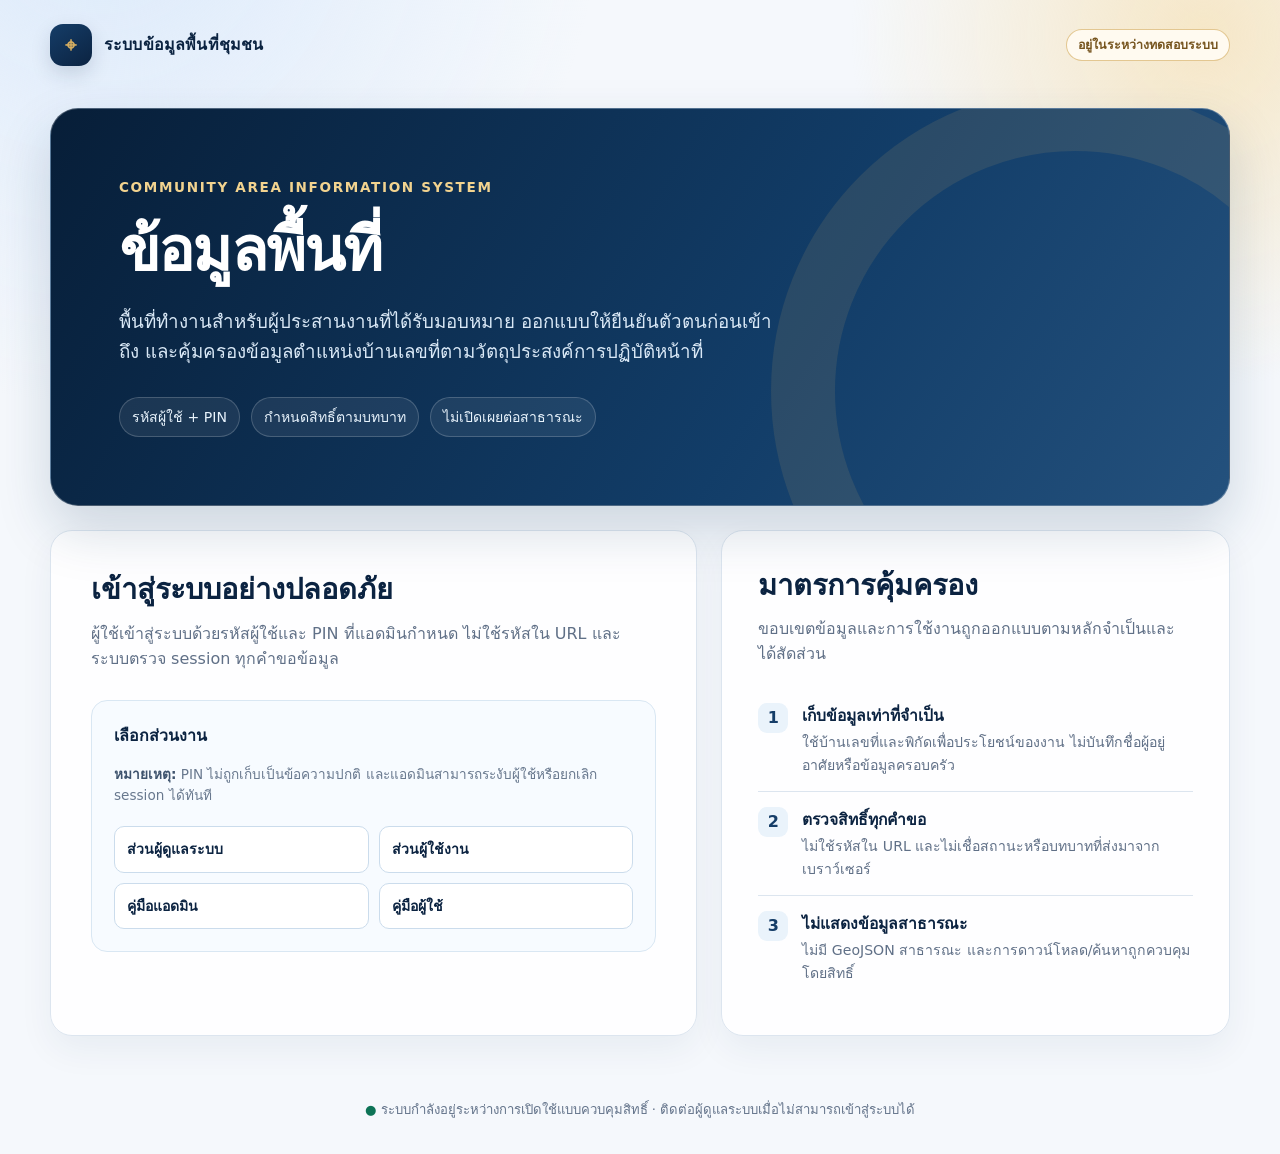
<file: index.html>
<!doctype html>
<html lang="th">
<head>
  <meta charset="utf-8">
  <meta name="viewport" content="width=device-width, initial-scale=1, viewport-fit=cover">
  <meta name="robots" content="noindex, nofollow">
  <meta name="referrer" content="strict-origin-when-cross-origin">
  <title>ระบบข้อมูลพื้นที่ชุมชน</title>
  <style>
    :root { color-scheme: light; --navy:#0b2341; --navy-2:#153d68; --ink:#12233a; --muted:#607087; --line:#dce5ef; --gold:#d4ad61; --paper:#f5f8fc; --success:#0d7356; }
    * { box-sizing:border-box; }
    html { min-width:320px; background:var(--paper); }
    body { margin:0; min-height:100vh; color:var(--ink); font:16px/1.6 "Noto Sans Thai","Leelawadee UI",Tahoma,system-ui,sans-serif; background:radial-gradient(circle at 8% -8%,#dceafb 0,transparent 31rem),radial-gradient(circle at 94% 3%,#f6e7c7 0,transparent 22rem),var(--paper); }
    .shell { width:min(1180px,calc(100% - 40px)); margin:0 auto; }
    .topbar { padding:24px 0 14px; display:flex; justify-content:space-between; align-items:center; gap:20px; }
    .brand { display:flex; align-items:center; gap:12px; color:var(--navy); font-weight:800; letter-spacing:.01em; }
    .brand-mark { width:42px; height:42px; display:grid; place-items:center; border-radius:13px; color:var(--gold); background:linear-gradient(145deg,var(--navy-2),var(--navy)); box-shadow:0 8px 20px #08224225; font-size:1.25rem; }
    .classification { margin:0; padding:5px 11px; border:1px solid #d6af62aa; border-radius:999px; background:#fffaf0; color:#76541e; font-size:.78rem; font-weight:700; }
    main { padding:28px 0 42px; }
    .hero { overflow:hidden; position:relative; padding:clamp(30px,6vw,68px); border:1px solid #ffffff44; border-radius:28px; color:#fff; background:linear-gradient(121deg,#071e38 0%,#123d68 62%,#24517d 100%); box-shadow:0 24px 54px #11365b2d; }
    .hero::after { content:""; position:absolute; right:-150px; bottom:-190px; width:480px; height:480px; border:64px solid #d4ad611f; border-radius:50%; pointer-events:none; }
    .eyebrow { position:relative; z-index:1; margin:0 0 15px; color:#f2d38f; font-weight:800; font-size:.85rem; letter-spacing:.12em; text-transform:uppercase; }
    h1 { position:relative; z-index:1; max-width:720px; margin:0; font-size:clamp(2rem,4.7vw,3.9rem); line-height:1.2; letter-spacing:-.03em; }
    .lead { position:relative; z-index:1; max-width:670px; margin:21px 0 0; color:#d9e8f6; font-size:clamp(1rem,2.2vw,1.17rem); }
    .hero-meta { position:relative; z-index:1; display:flex; flex-wrap:wrap; gap:11px; margin-top:30px; }
    .pill { padding:8px 12px; border:1px solid #ffffff2f; border-radius:999px; background:#ffffff12; color:#e8f3fc; font-size:.88rem; }
    .grid { display:grid; grid-template-columns:1.12fr .88fr; gap:24px; margin-top:24px; }
    .panel { border:1px solid var(--line); border-radius:22px; background:#fffe; box-shadow:0 14px 35px #1736560f; }
    .access { padding:clamp(25px,4vw,40px); }
    h2 { margin:0; color:var(--navy); font-size:clamp(1.35rem,2.4vw,1.8rem); line-height:1.3; }
    .copy { margin:12px 0 0; color:var(--muted); }
    .signin-box { margin-top:28px; padding:22px; border:1px solid #d9e7f3; border-radius:16px; background:#f7fbff; }
    .signin-title { margin:0; color:var(--navy); font-weight:800; }
    #google-button { min-height:44px; margin-top:15px; }
    .status { display:none; margin:18px 0 0; padding:14px; border:1px solid #a9d8c9; border-radius:12px; color:#07563f; background:#edf9f4; }
    .status[aria-hidden="false"] { display:block; }
    .notice { margin:15px 0 0; color:#68788e; font-size:.85rem; }
    .notice strong { color:#3e536e; }
    .portal-links { display:grid; grid-template-columns:repeat(2,minmax(0,1fr)); gap:10px; margin-top:19px; }
    .portal-links a { display:block; padding:11px 12px; border:1px solid #cbdcec; border-radius:10px; color:var(--navy); background:#fff; font-size:.88rem; font-weight:750; text-decoration:none; }
    .portal-links a:hover { border-color:var(--navy-2); }
    .safeguards { padding:clamp(25px,4vw,36px); }
    .safeguards > p { margin:11px 0 21px; color:var(--muted); }
    .guard { display:grid; grid-template-columns:32px 1fr; gap:12px; padding:15px 0; border-top:1px solid var(--line); }
    .guard:first-of-type { border-top:0; }
    .guard-icon { width:30px; height:30px; display:grid; place-items:center; border-radius:9px; background:#eaf3fb; color:var(--navy-2); font-weight:900; }
    .guard h3 { margin:0; color:var(--navy); font-size:.98rem; }
    .guard p { margin:3px 0 0; color:var(--muted); font-size:.88rem; }
    .footer { padding:21px 0 34px; color:#63738a; font-size:.82rem; text-align:center; }
    .footer span { color:var(--success); font-weight:800; }
    @media (max-width:780px) { .shell { width:min(100% - 28px,600px); } .topbar { padding-top:14px; } .classification { display:none; } main { padding-top:13px; } .grid { grid-template-columns:1fr; } .hero { border-radius:22px; } }
    @media (max-width:430px) { .portal-links { grid-template-columns:1fr; } }
  </style>
</head>
<body>
  <div class="shell">
    <header class="topbar">
      <div class="brand"><span class="brand-mark" aria-hidden="true">⌖</span><span>ระบบข้อมูลพื้นที่ชุมชน</span></div>
      <p class="classification">อยู่ในระหว่างทดสอบระบบ</p>
    </header>
    <main>
      <section class="hero" aria-labelledby="page-title">
        <p class="eyebrow">Community Area Information System</p>
        <h1 id="page-title">ข้อมูลพื้นที่</h1>
        <p class="lead">พื้นที่ทำงานสำหรับผู้ประสานงานที่ได้รับมอบหมาย ออกแบบให้ยืนยันตัวตนก่อนเข้าถึง และคุ้มครองข้อมูลตำแหน่งบ้านเลขที่ตามวัตถุประสงค์การปฏิบัติหน้าที่</p>
        <div class="hero-meta" aria-label="หลักการคุ้มครองข้อมูล"><span class="pill">รหัสผู้ใช้ + PIN</span><span class="pill">กำหนดสิทธิ์ตามบทบาท</span><span class="pill">ไม่เปิดเผยต่อสาธารณะ</span></div>
      </section>
      <div class="grid">
        <section class="panel access" aria-labelledby="access-title">
          <h2 id="access-title">เข้าสู่ระบบอย่างปลอดภัย</h2>
          <p class="copy">ผู้ใช้เข้าสู่ระบบด้วยรหัสผู้ใช้และ PIN ที่แอดมินกำหนด ไม่ใช้รหัสใน URL และระบบตรวจ session ทุกคำขอข้อมูล</p>
          <div class="signin-box">
            <p class="signin-title">เลือกส่วนงาน</p>
            <p class="notice"><strong>หมายเหตุ:</strong> PIN ไม่ถูกเก็บเป็นข้อความปกติ และแอดมินสามารถระงับผู้ใช้หรือยกเลิก session ได้ทันที</p>
            <nav class="portal-links" aria-label="ทางเข้าระบบและคู่มือ"><a href="./admin.html">ส่วนผู้ดูแลระบบ</a><a href="./user.html">ส่วนผู้ใช้งาน</a><a href="./admin-guide.html">คู่มือแอดมิน</a><a href="./user-guide.html">คู่มือผู้ใช้</a></nav>
          </div>
        </section>
        <aside class="panel safeguards" aria-labelledby="safeguards-title">
          <h2 id="safeguards-title">มาตรการคุ้มครอง</h2>
          <p>ขอบเขตข้อมูลและการใช้งานถูกออกแบบตามหลักจำเป็นและได้สัดส่วน</p>
          <div class="guard"><span class="guard-icon" aria-hidden="true">1</span><div><h3>เก็บข้อมูลเท่าที่จำเป็น</h3><p>ใช้บ้านเลขที่และพิกัดเพื่อประโยชน์ของงาน ไม่บันทึกชื่อผู้อยู่อาศัยหรือข้อมูลครอบครัว</p></div></div>
          <div class="guard"><span class="guard-icon" aria-hidden="true">2</span><div><h3>ตรวจสิทธิ์ทุกคำขอ</h3><p>ไม่ใช้รหัสใน URL และไม่เชื่อสถานะหรือบทบาทที่ส่งมาจากเบราว์เซอร์</p></div></div>
          <div class="guard"><span class="guard-icon" aria-hidden="true">3</span><div><h3>ไม่แสดงข้อมูลสาธารณะ</h3><p>ไม่มี GeoJSON สาธารณะ และการดาวน์โหลด/ค้นหาถูกควบคุมโดยสิทธิ์</p></div></div>
        </aside>
      </div>
    </main>
    <footer class="footer"><span>●</span> ระบบกำลังอยู่ระหว่างการเปิดใช้แบบควบคุมสิทธิ์ &middot; ติดต่อผู้ดูแลระบบเมื่อไม่สามารถเข้าสู่ระบบได้</footer>
  </div>
</body>
</html>
</file>
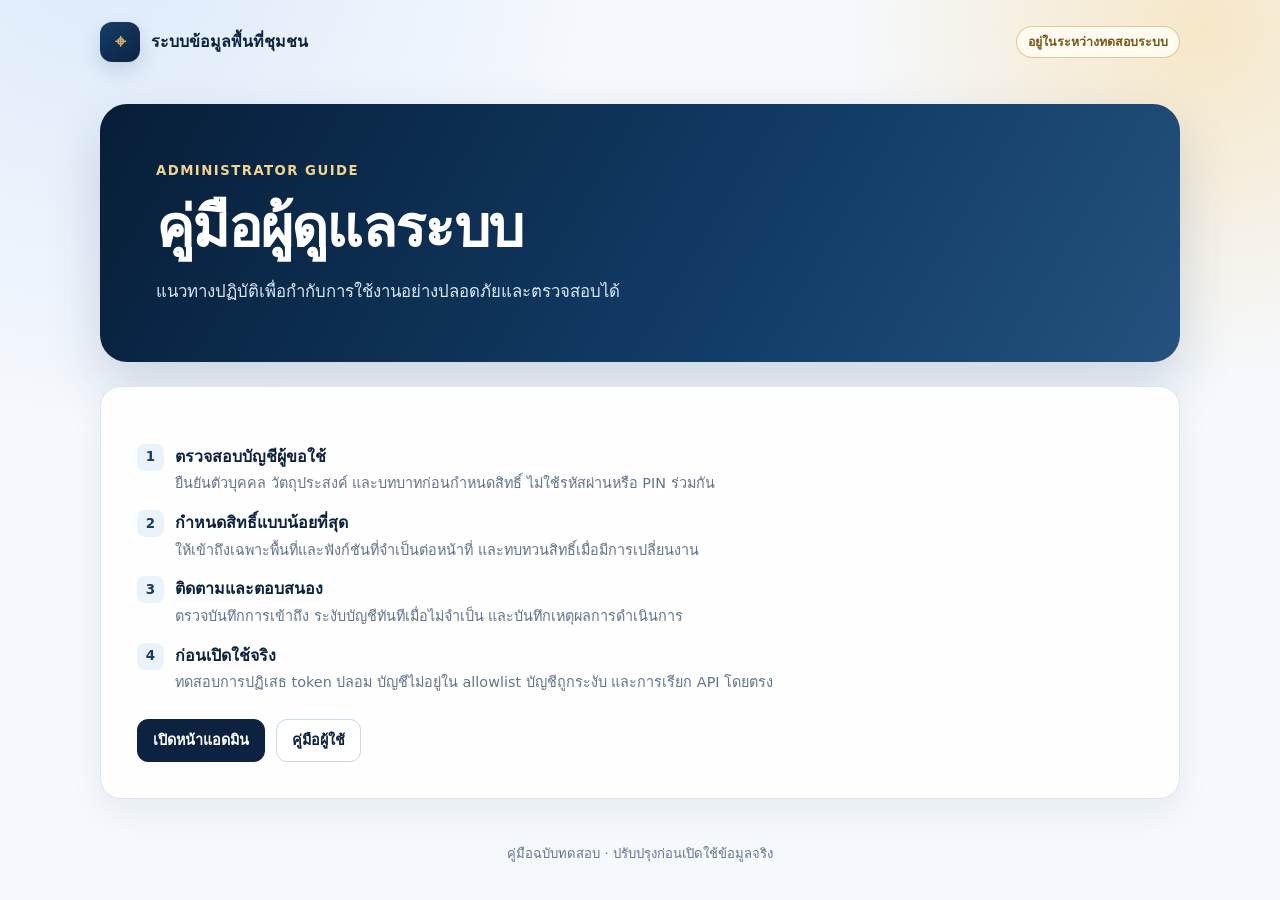
<file: admin-guide.html>
<!doctype html>
<html lang="th">
<head><meta charset="utf-8"><meta name="viewport" content="width=device-width, initial-scale=1"><meta name="robots" content="noindex, nofollow"><title>คู่มือผู้ดูแลระบบ | ระบบข้อมูลพื้นที่ชุมชน</title><link rel="stylesheet" href="./assets/portal.css"></head>
<body><div class="shell"><header class="site-header"><a class="brand" href="./"><span class="brand-mark" aria-hidden="true">⌖</span><span>ระบบข้อมูลพื้นที่ชุมชน</span></a><p class="test-label">อยู่ในระหว่างทดสอบระบบ</p></header><main><section class="masthead"><p class="eyebrow">Administrator Guide</p><h1>คู่มือผู้ดูแลระบบ</h1><p class="lead">แนวทางปฏิบัติเพื่อกำกับการใช้งานอย่างปลอดภัยและตรวจสอบได้</p></section><section class="card" style="margin-top:24px"><ol class="list"><li><span class="number">1</span><div><h3>ตรวจสอบบัญชีผู้ขอใช้</h3><p>ยืนยันตัวบุคคล วัตถุประสงค์ และบทบาทก่อนกำหนดสิทธิ์ ไม่ใช้รหัสผ่านหรือ PIN ร่วมกัน</p></div></li><li><span class="number">2</span><div><h3>กำหนดสิทธิ์แบบน้อยที่สุด</h3><p>ให้เข้าถึงเฉพาะพื้นที่และฟังก์ชันที่จำเป็นต่อหน้าที่ และทบทวนสิทธิ์เมื่อมีการเปลี่ยนงาน</p></div></li><li><span class="number">3</span><div><h3>ติดตามและตอบสนอง</h3><p>ตรวจบันทึกการเข้าถึง ระงับบัญชีทันทีเมื่อไม่จำเป็น และบันทึกเหตุผลการดำเนินการ</p></div></li><li><span class="number">4</span><div><h3>ก่อนเปิดใช้จริง</h3><p>ทดสอบการปฏิเสธ token ปลอม บัญชีไม่อยู่ใน allowlist บัญชีถูกระงับ และการเรียก API โดยตรง</p></div></li></ol><div class="button-row"><a class="button" href="./admin.html">เปิดหน้าแอดมิน</a><a class="button secondary" href="./user-guide.html">คู่มือผู้ใช้</a></div></section></main><footer class="footer">คู่มือฉบับทดสอบ &middot; ปรับปรุงก่อนเปิดใช้ข้อมูลจริง</footer></div></body>
</html>
</file>
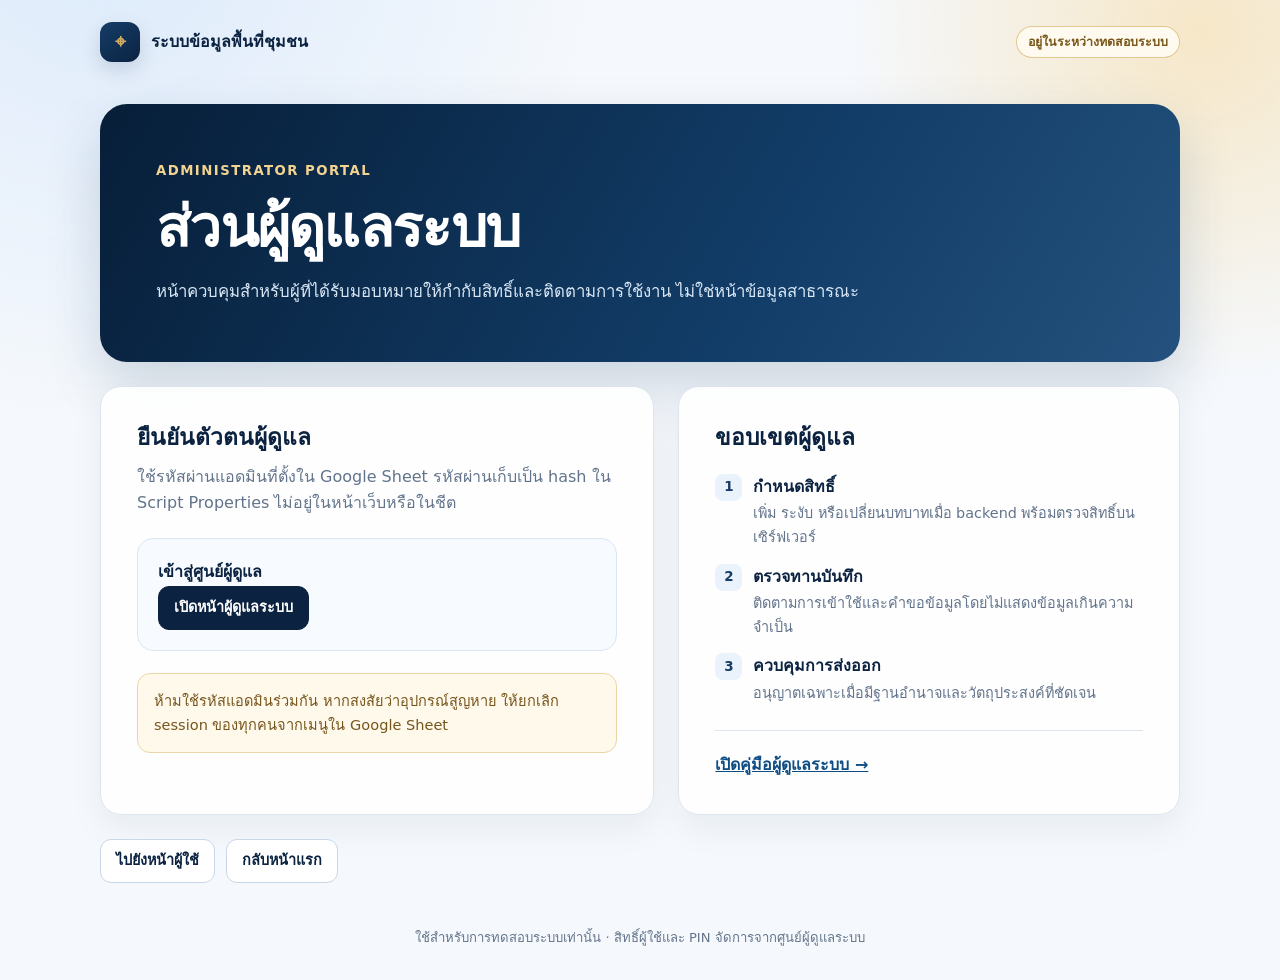
<file: admin.html>
<!doctype html>
<html lang="th">
<head>
  <meta charset="utf-8"><meta name="viewport" content="width=device-width, initial-scale=1, viewport-fit=cover"><meta name="robots" content="noindex, nofollow"><meta name="referrer" content="strict-origin-when-cross-origin">
  <title>ส่วนผู้ดูแลระบบ | ระบบข้อมูลพื้นที่ชุมชน</title>
  <link rel="stylesheet" href="./assets/portal.css">
</head>
<body>
  <div class="shell">
    <header class="site-header"><a class="brand" href="./"><span class="brand-mark" aria-hidden="true">⌖</span><span>ระบบข้อมูลพื้นที่ชุมชน</span></a><p class="test-label">อยู่ในระหว่างทดสอบระบบ</p></header>
    <main>
      <section class="masthead"><p class="eyebrow">Administrator Portal</p><h1>ส่วนผู้ดูแลระบบ</h1><p class="lead">หน้าควบคุมสำหรับผู้ที่ได้รับมอบหมายให้กำกับสิทธิ์และติดตามการใช้งาน ไม่ใช่หน้าข้อมูลสาธารณะ</p></section>
      <div class="columns">
        <section class="card"><h2>ยืนยันตัวตนผู้ดูแล</h2><p class="muted">ใช้รหัสผ่านแอดมินที่ตั้งใน Google Sheet รหัสผ่านเก็บเป็น hash ใน Script Properties ไม่อยู่ในหน้าเว็บหรือในชีต</p><div class="signin"><h3>เข้าสู่ศูนย์ผู้ดูแล</h3><a class="button" href="https://script.google.com/macros/s/AKfycbyE-xWVkInkMbl0Y8fuVAIJ3e06q2wlHDHsCwTUkh2AoMFJWovkaqBkoLnKudE6gcvmTQ/exec?page=admin">เปิดหน้าผู้ดูแลระบบ</a></div><div class="callout warning">ห้ามใช้รหัสแอดมินร่วมกัน หากสงสัยว่าอุปกรณ์สูญหาย ให้ยกเลิก session ของทุกคนจากเมนูใน Google Sheet</div></section>
        <aside class="card"><h2>ขอบเขตผู้ดูแล</h2><ol class="list"><li><span class="number">1</span><div><h3>กำหนดสิทธิ์</h3><p>เพิ่ม ระงับ หรือเปลี่ยนบทบาทเมื่อ backend พร้อมตรวจสิทธิ์บนเซิร์ฟเวอร์</p></div></li><li><span class="number">2</span><div><h3>ตรวจทานบันทึก</h3><p>ติดตามการเข้าใช้และคำขอข้อมูลโดยไม่แสดงข้อมูลเกินความจำเป็น</p></div></li><li><span class="number">3</span><div><h3>ควบคุมการส่งออก</h3><p>อนุญาตเฉพาะเมื่อมีฐานอำนาจและวัตถุประสงค์ที่ชัดเจน</p></div></li></ol><div class="guide"><a href="./admin-guide.html">เปิดคู่มือผู้ดูแลระบบ →</a></div></aside>
      </div>
      <div class="button-row"><a class="button secondary" href="./user.html">ไปยังหน้าผู้ใช้</a><a class="button secondary" href="./">กลับหน้าแรก</a></div>
    </main>
    <footer class="footer">ใช้สำหรับการทดสอบระบบเท่านั้น &middot; สิทธิ์ผู้ใช้และ PIN จัดการจากศูนย์ผู้ดูแลระบบ</footer>
  </div>
</body>
</html>
</file>
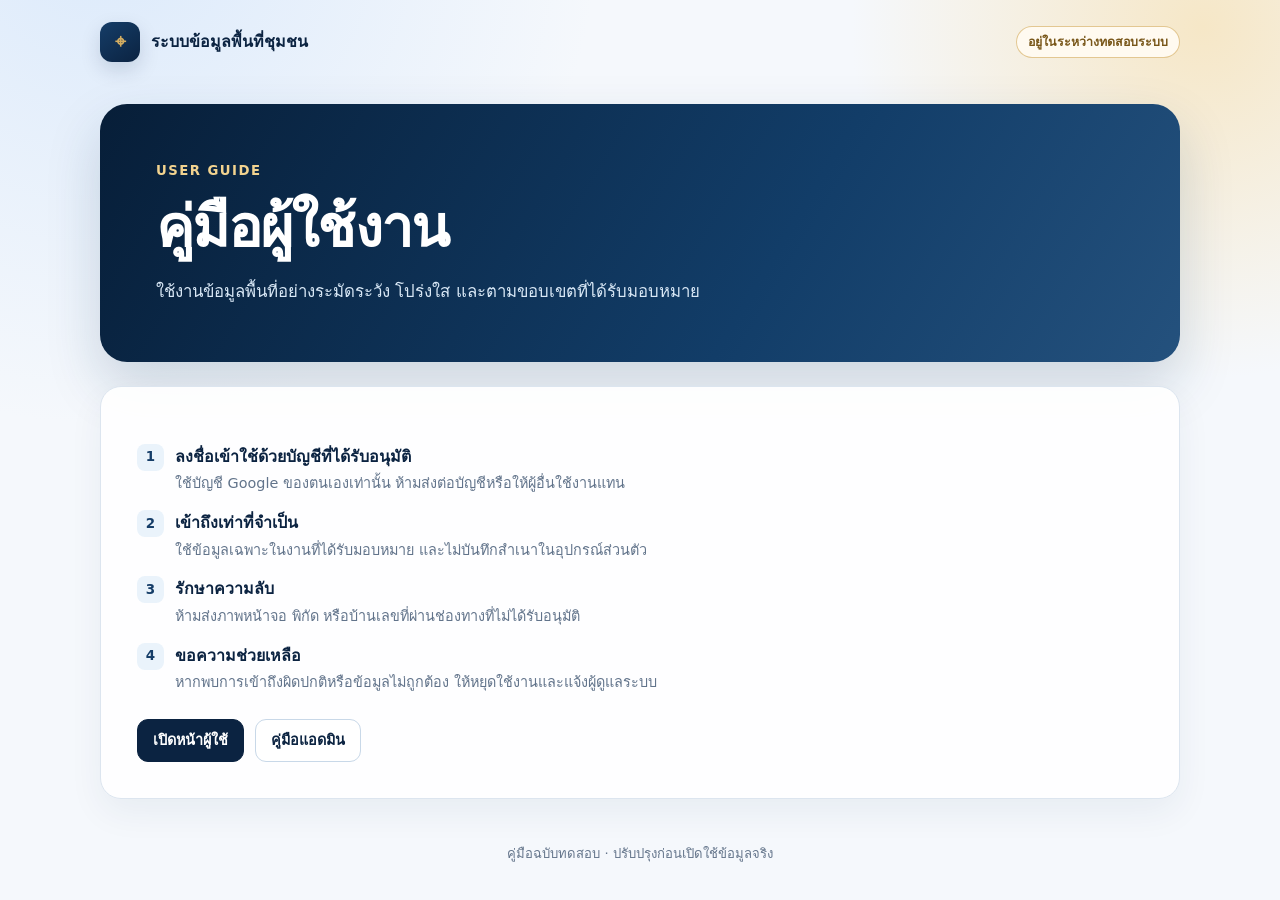
<file: user-guide.html>
<!doctype html>
<html lang="th">
<head><meta charset="utf-8"><meta name="viewport" content="width=device-width, initial-scale=1"><meta name="robots" content="noindex, nofollow"><title>คู่มือผู้ใช้งาน | ระบบข้อมูลพื้นที่ชุมชน</title><link rel="stylesheet" href="./assets/portal.css"></head>
<body><div class="shell"><header class="site-header"><a class="brand" href="./"><span class="brand-mark" aria-hidden="true">⌖</span><span>ระบบข้อมูลพื้นที่ชุมชน</span></a><p class="test-label">อยู่ในระหว่างทดสอบระบบ</p></header><main><section class="masthead"><p class="eyebrow">User Guide</p><h1>คู่มือผู้ใช้งาน</h1><p class="lead">ใช้งานข้อมูลพื้นที่อย่างระมัดระวัง โปร่งใส และตามขอบเขตที่ได้รับมอบหมาย</p></section><section class="card" style="margin-top:24px"><ol class="list"><li><span class="number">1</span><div><h3>ลงชื่อเข้าใช้ด้วยบัญชีที่ได้รับอนุมัติ</h3><p>ใช้บัญชี Google ของตนเองเท่านั้น ห้ามส่งต่อบัญชีหรือให้ผู้อื่นใช้งานแทน</p></div></li><li><span class="number">2</span><div><h3>เข้าถึงเท่าที่จำเป็น</h3><p>ใช้ข้อมูลเฉพาะในงานที่ได้รับมอบหมาย และไม่บันทึกสำเนาในอุปกรณ์ส่วนตัว</p></div></li><li><span class="number">3</span><div><h3>รักษาความลับ</h3><p>ห้ามส่งภาพหน้าจอ พิกัด หรือบ้านเลขที่ผ่านช่องทางที่ไม่ได้รับอนุมัติ</p></div></li><li><span class="number">4</span><div><h3>ขอความช่วยเหลือ</h3><p>หากพบการเข้าถึงผิดปกติหรือข้อมูลไม่ถูกต้อง ให้หยุดใช้งานและแจ้งผู้ดูแลระบบ</p></div></li></ol><div class="button-row"><a class="button" href="./user.html">เปิดหน้าผู้ใช้</a><a class="button secondary" href="./admin-guide.html">คู่มือแอดมิน</a></div></section></main><footer class="footer">คู่มือฉบับทดสอบ &middot; ปรับปรุงก่อนเปิดใช้ข้อมูลจริง</footer></div></body>
</html>
</file>
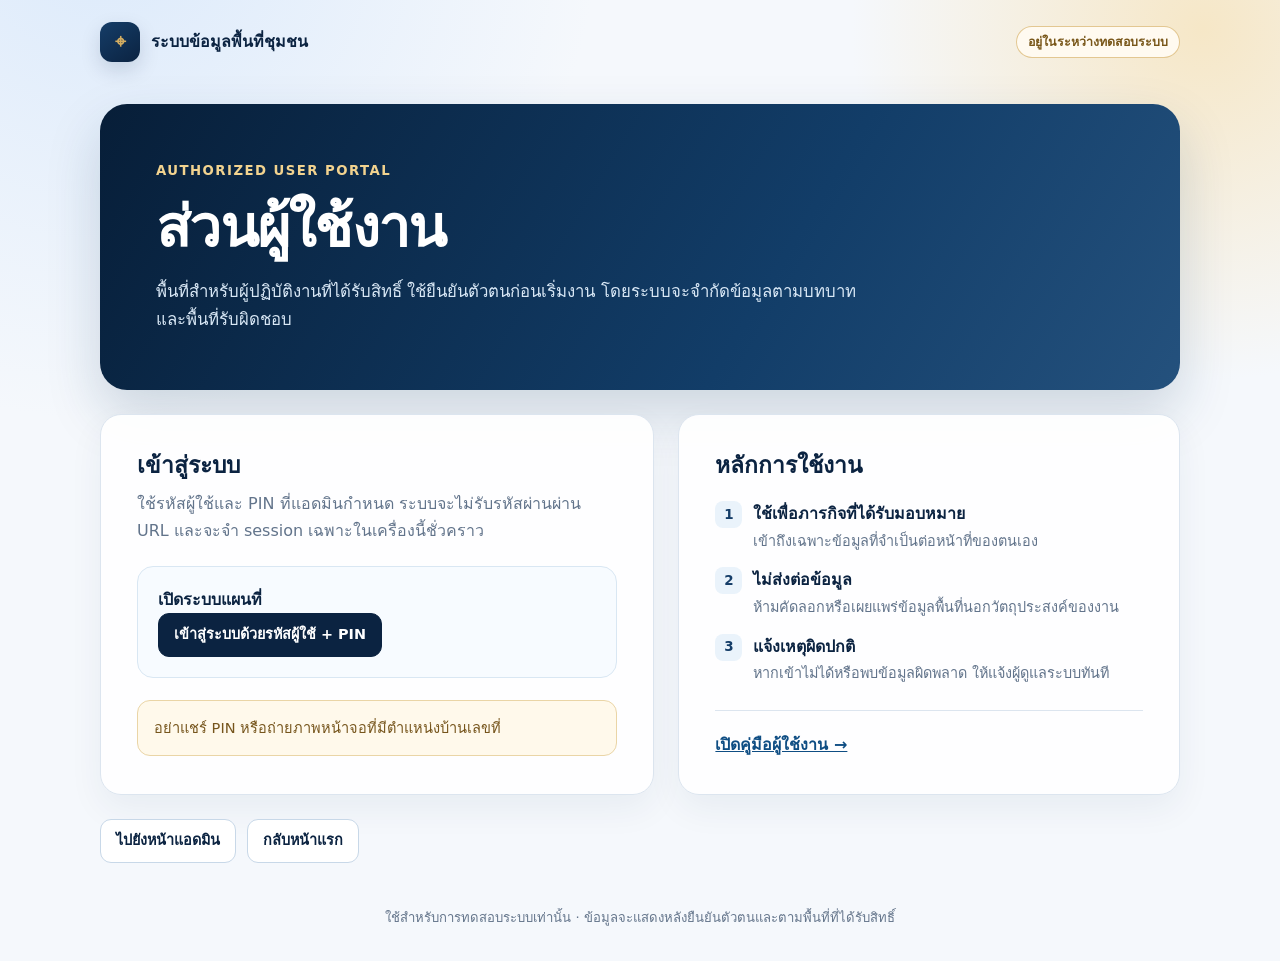
<file: user.html>
<!doctype html>
<html lang="th">
<head>
  <meta charset="utf-8"><meta name="viewport" content="width=device-width, initial-scale=1, viewport-fit=cover"><meta name="robots" content="noindex, nofollow"><meta name="referrer" content="strict-origin-when-cross-origin">
  <title>ส่วนผู้ใช้ | ระบบข้อมูลพื้นที่ชุมชน</title>
  <link rel="stylesheet" href="./assets/portal.css">
</head>
<body>
  <div class="shell">
    <header class="site-header"><a class="brand" href="./"><span class="brand-mark" aria-hidden="true">⌖</span><span>ระบบข้อมูลพื้นที่ชุมชน</span></a><p class="test-label">อยู่ในระหว่างทดสอบระบบ</p></header>
    <main>
      <section class="masthead"><p class="eyebrow">Authorized User Portal</p><h1>ส่วนผู้ใช้งาน</h1><p class="lead">พื้นที่สำหรับผู้ปฏิบัติงานที่ได้รับสิทธิ์ ใช้ยืนยันตัวตนก่อนเริ่มงาน โดยระบบจะจำกัดข้อมูลตามบทบาทและพื้นที่รับผิดชอบ</p></section>
      <div class="columns">
        <section class="card"><h2>เข้าสู่ระบบ</h2><p class="muted">ใช้รหัสผู้ใช้และ PIN ที่แอดมินกำหนด ระบบจะไม่รับรหัสผ่านผ่าน URL และจะจำ session เฉพาะในเครื่องนี้ชั่วคราว</p><div class="signin"><h3>เปิดระบบแผนที่</h3><a class="button" href="./map.html">เข้าสู่ระบบด้วยรหัสผู้ใช้ + PIN</a></div><div class="callout warning">อย่าแชร์ PIN หรือถ่ายภาพหน้าจอที่มีตำแหน่งบ้านเลขที่</div></section>
        <aside class="card"><h2>หลักการใช้งาน</h2><ol class="list"><li><span class="number">1</span><div><h3>ใช้เพื่อภารกิจที่ได้รับมอบหมาย</h3><p>เข้าถึงเฉพาะข้อมูลที่จำเป็นต่อหน้าที่ของตนเอง</p></div></li><li><span class="number">2</span><div><h3>ไม่ส่งต่อข้อมูล</h3><p>ห้ามคัดลอกหรือเผยแพร่ข้อมูลพื้นที่นอกวัตถุประสงค์ของงาน</p></div></li><li><span class="number">3</span><div><h3>แจ้งเหตุผิดปกติ</h3><p>หากเข้าไม่ได้หรือพบข้อมูลผิดพลาด ให้แจ้งผู้ดูแลระบบทันที</p></div></li></ol><div class="guide"><a href="./user-guide.html">เปิดคู่มือผู้ใช้งาน →</a></div></aside>
      </div>
      <div class="button-row"><a class="button secondary" href="./admin.html">ไปยังหน้าแอดมิน</a><a class="button secondary" href="./">กลับหน้าแรก</a></div>
    </main>
    <footer class="footer">ใช้สำหรับการทดสอบระบบเท่านั้น &middot; ข้อมูลจะแสดงหลังยืนยันตัวตนและตามพื้นที่ที่ได้รับสิทธิ์</footer>
  </div>
</body>
</html>
</file>
<file: assets/portal.css>
:root { color-scheme:light; --navy:#0b2341; --navy-2:#153d68; --ink:#162840; --muted:#62748b; --line:#dce5ef; --gold:#d4ad61; --paper:#f5f8fc; --white:#fff; --success:#087154; --warning:#785618; }
* { box-sizing:border-box; }
html { min-width:320px; background:var(--paper); }
body { margin:0; min-height:100vh; color:var(--ink); font:16px/1.65 "Noto Sans Thai","Leelawadee UI",Tahoma,system-ui,sans-serif; background:radial-gradient(circle at 8% -8%,#dceafb 0,transparent 31rem),radial-gradient(circle at 94% 3%,#f6e7c7 0,transparent 22rem),var(--paper); }
a { color:inherit; }
.shell { width:min(1080px,calc(100% - 40px)); margin:0 auto; }
.site-header { padding:22px 0 14px; display:flex; justify-content:space-between; align-items:center; gap:16px; }
.brand { display:flex; align-items:center; gap:11px; color:var(--navy); text-decoration:none; font-weight:850; }
.brand-mark { width:40px; height:40px; display:grid; place-items:center; border-radius:12px; color:var(--gold); background:linear-gradient(145deg,var(--navy-2),var(--navy)); box-shadow:0 8px 20px #08224225; font-size:1.2rem; }
.test-label { margin:0; padding:5px 11px; border:1px solid #d6af62aa; border-radius:999px; background:#fffaf0; color:var(--warning); font-size:.78rem; font-weight:750; white-space:nowrap; }
main { padding:28px 0 44px; }
.masthead { padding:clamp(28px,5vw,56px); border-radius:27px; color:#fff; background:linear-gradient(121deg,#071e38 0%,#123d68 62%,#24517d 100%); box-shadow:0 24px 54px #11365b2d; }
.eyebrow { margin:0 0 12px; color:#f2d38f; font-weight:800; font-size:.83rem; letter-spacing:.11em; text-transform:uppercase; }
h1 { max-width:720px; margin:0; font-size:clamp(2rem,4.5vw,3.55rem); line-height:1.17; letter-spacing:-.03em; }
.lead { max-width:720px; margin:18px 0 0; color:#d9e8f6; font-size:1.05rem; }
.columns { display:grid; grid-template-columns:1.05fr .95fr; gap:24px; margin-top:24px; }
.card { padding:clamp(24px,4vw,36px); border:1px solid var(--line); border-radius:21px; background:#fffe; box-shadow:0 14px 35px #1736560f; }
h2 { margin:0; color:var(--navy); font-size:1.42rem; line-height:1.3; }
h3 { margin:0; color:var(--navy); font-size:1rem; }
p { margin:11px 0 0; }
.muted { color:var(--muted); }
.callout { margin-top:22px; padding:15px 16px; border:1px solid #a9d8c9; border-radius:13px; color:#07563f; background:#edf9f4; font-size:.91rem; }
.warning { border-color:#ead5a6; color:#76551c; background:#fff9eb; }
.signin { margin-top:22px; padding:20px; border:1px solid #d9e7f3; border-radius:16px; background:#f7fbff; }
#google-button { min-height:44px; margin-top:14px; }
.identity-status { display:none; margin:16px 0 0; padding:13px; border:1px solid #a9d8c9; border-radius:11px; color:#07563f; background:#edf9f4; font-size:.9rem; }
.identity-status[data-visible="true"] { display:block; }
.list { display:grid; gap:14px; margin:21px 0 0; padding:0; list-style:none; }
.list li { display:grid; grid-template-columns:28px 1fr; gap:10px; }
.number { width:27px; height:27px; display:grid; place-items:center; border-radius:8px; background:#eaf3fb; color:var(--navy-2); font-size:.84rem; font-weight:850; }
.list p { margin:2px 0 0; color:var(--muted); font-size:.9rem; }
.button-row { display:flex; flex-wrap:wrap; gap:11px; margin-top:24px; }
.button { display:inline-flex; align-items:center; justify-content:center; min-height:43px; padding:9px 15px; border:1px solid var(--navy); border-radius:11px; background:var(--navy); color:#fff; text-decoration:none; font-weight:750; font-size:.9rem; }
.button.secondary { border-color:#c8d8e8; background:#fff; color:var(--navy); }
.guide { margin-top:24px; padding-top:21px; border-top:1px solid var(--line); }
.guide a { color:#0e4d83; font-weight:750; }
.footer { padding:0 0 32px; color:#64758b; font-size:.82rem; text-align:center; }
@media (max-width:760px) { .shell { width:min(100% - 28px,600px); } .site-header { padding-top:14px; } .test-label { display:none; } main { padding-top:13px; } .masthead { border-radius:22px; } .columns { grid-template-columns:1fr; } }
</file>
